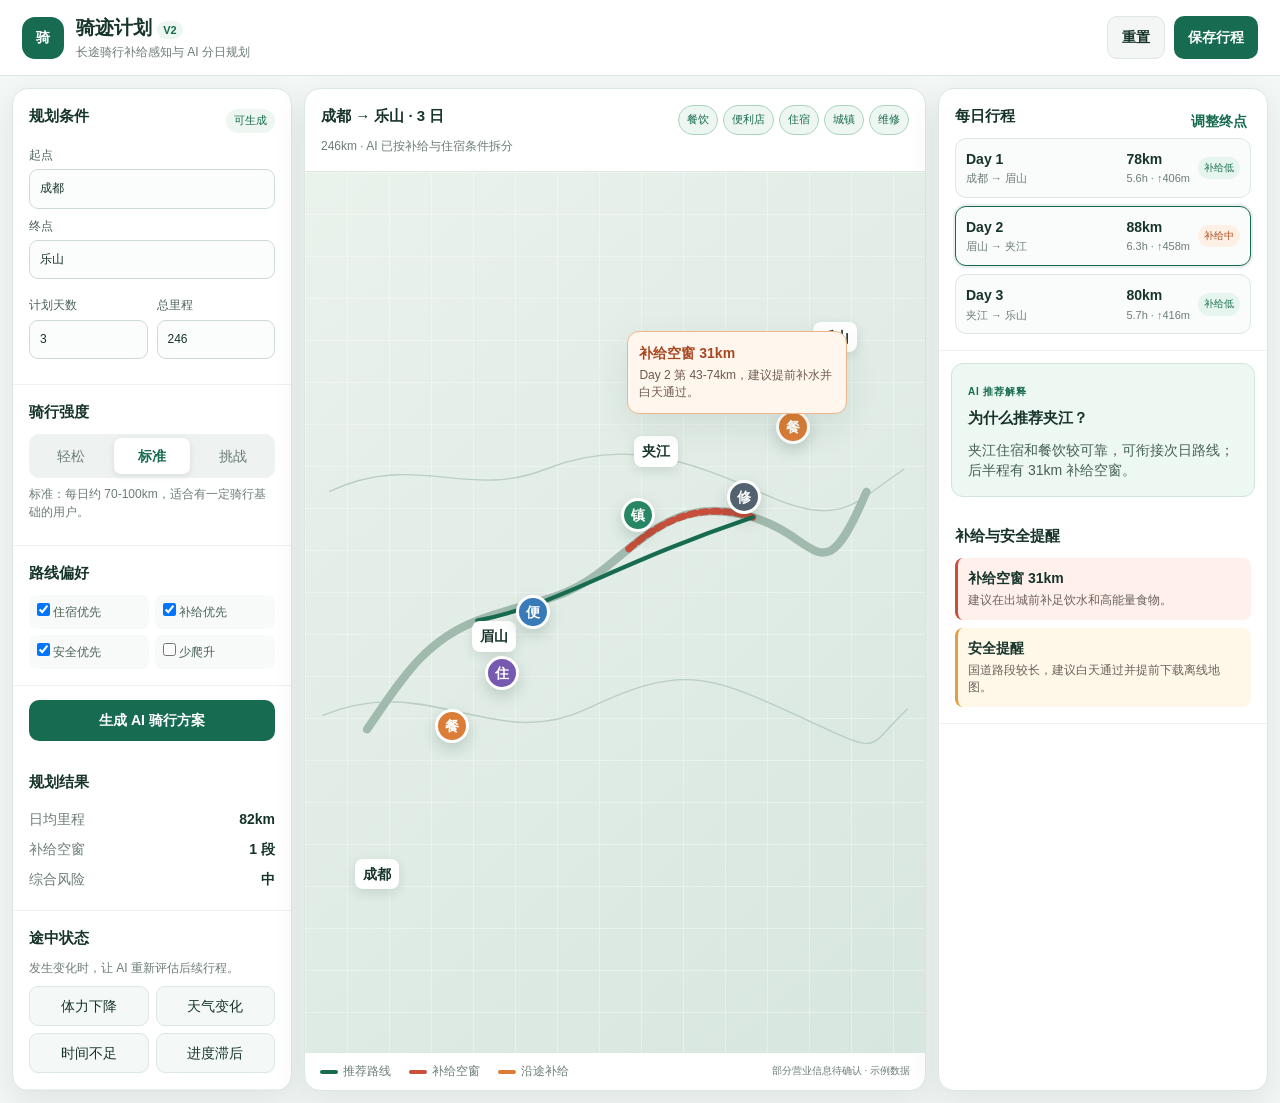
<file: demo-v2/index.html>
<!doctype html>
<html lang="zh-CN">
<head>
  <meta charset="utf-8">
  <meta name="viewport" content="width=device-width, initial-scale=1">
  <title>骑迹计划 V2</title>
  <link rel="stylesheet" href="styles.css">
</head>
<body>
  <div class="app-shell">
    <header class="topbar">
      <div class="brand"><span class="brand-mark">骑</span><div><h1>骑迹计划 <small>V2</small></h1><p>长途骑行补给感知与 AI 分日规划</p></div></div>
      <div class="top-actions"><button class="ghost-button" id="resetButton">重置</button><button class="primary-button" id="saveButton">保存行程</button></div>
    </header>

    <main class="workspace">
      <aside class="panel planner-panel" aria-label="路线规划设置">
        <section class="panel-section">
          <div class="section-heading"><h2>规划条件</h2><span class="status-dot" id="planStatus">可生成</span></div>
          <label>起点<input id="startInput" value="成都"></label>
          <label>终点<input id="endInput" value="乐山"></label>
          <div class="two-col"><label>计划天数<input id="daysInput" type="number" min="2" max="6" value="3"></label><label>总里程<input id="distanceInput" type="number" min="120" max="520" value="246"></label></div>
        </section>
        <section class="panel-section"><h2>骑行强度</h2><div class="segmented" role="radiogroup"><button class="segment" data-intensity="easy">轻松</button><button class="segment active" data-intensity="standard">标准</button><button class="segment" data-intensity="challenge">挑战</button></div><p class="helper-text" id="intensityHelp">标准：每日约 70-100km，适合有一定骑行基础的用户。</p></section>
        <section class="panel-section"><h2>路线偏好</h2><div class="preference-list"><label><input type="checkbox" checked> 住宿优先</label><label><input type="checkbox" checked> 补给优先</label><label><input type="checkbox" checked> 安全优先</label><label><input type="checkbox"> 少爬升</label></div></section>
        <button class="generate-button" id="generateButton">生成 AI 骑行方案</button>
        <section class="panel-section result-summary"><h2>规划结果</h2><dl><div><dt>日均里程</dt><dd id="avgDistance">82km</dd></div><div><dt>补给空窗</dt><dd id="gapCount">2 段</dd></div><div><dt>综合风险</dt><dd id="riskLevel">中</dd></div></dl></section>
        <section class="panel-section"><h2>途中状态</h2><p class="helper-text">发生变化时，让 AI 重新评估后续行程。</p><div class="ride-status-actions"><button data-adjust="fatigue">体力下降</button><button data-adjust="weather">天气变化</button><button data-adjust="time">时间不足</button><button data-adjust="progress">进度滞后</button></div></section>
      </aside>

      <section class="map-stage" aria-label="路线地图预览">
        <div class="map-toolbar"><div><h2 id="routeTitle">成都 → 乐山 · 3 日</h2><p id="routeSubtitle">246km · AI 已按补给与住宿条件拆分</p></div><div class="layer-toggles"><button class="layer active" data-layer="food">餐饮</button><button class="layer active" data-layer="store">便利店</button><button class="layer active" data-layer="hotel">住宿</button><button class="layer active" data-layer="town">城镇</button><button class="layer active" data-layer="repair">维修</button></div></div>
        <div class="map-canvas">
          <svg viewBox="0 0 900 560" aria-label="模拟骑行路线地图"><path class="terrain" d="M35 105 C160 45 235 118 350 72 S560 60 670 110 S800 118 870 72"/><path class="terrain" d="M25 430 C180 365 275 485 410 420 S585 370 715 430 S810 480 875 420"/><path class="route-base" d="M90 450 C140 378 172 322 250 292 S372 268 438 214 S552 112 650 142 S750 258 815 105"/><path class="route-risk" d="M470 188 C535 132 590 124 650 142"/><path class="route-focus" id="routeFocus" d="M250 292 C372 268 438 214 650 142"/></svg>
          <span class="map-label" style="left:8%;top:78%">成都</span><span class="map-label" style="left:27%;top:51%">眉山</span><span class="map-label" style="left:53%;top:30%">夹江</span><span class="map-label" style="left:82%;top:17%">乐山</span>
          <button class="poi food" data-marker="food" style="left:21%;top:61%">餐</button><button class="poi store" data-marker="store" style="left:34%;top:48%">便</button><button class="poi hotel" data-marker="hotel" style="left:29%;top:55%">住</button><button class="poi town" data-marker="town" style="left:51%;top:37%">镇</button><button class="poi repair" data-marker="repair" style="left:68%;top:35%">修</button><button class="poi food" data-marker="food" style="left:76%;top:27%">餐</button>
          <div class="risk-callout"><strong>补给空窗 31km</strong><span>Day 2 第 43-74km，建议提前补水并白天通过。</span></div>
        </div>
        <footer class="map-footer"><span><i class="legend route"></i>推荐路线</span><span><i class="legend gap"></i>补给空窗</span><span><i class="legend supply"></i>沿途补给</span><small>部分营业信息待确认 · 示例数据</small></footer>
      </section>

      <aside class="panel detail-panel" aria-label="每日行程详情">
        <section class="panel-section"><div class="section-heading"><h2>每日行程</h2><button class="text-button" id="adjustButton">调整终点</button></div><div class="day-cards" id="dayCards"></div></section>
        <section class="panel-section ai-reason-card"><span class="eyebrow">AI 推荐解释</span><h2 id="reasonTitle">为什么推荐夹江？</h2><p id="recommendationReason">住宿和餐饮较可靠，可衔接次日路线；后半程有 31km 补给空窗。</p></section>
        <section class="panel-section"><h2>补给与安全提醒</h2><div class="warning-list" id="warningList"></div></section>
      </aside>
    </main>
  </div>

  <div class="drawer-backdrop" id="drawerBackdrop" hidden></div>
  <aside class="adjustment-drawer" id="adjustmentDrawer" aria-labelledby="adjustmentTitle" hidden>
    <button class="drawer-close" id="drawerClose" aria-label="关闭">×</button><span class="eyebrow">AI 动态调整</span><h2 id="adjustmentTitle">调整后续行程</h2><p id="adjustmentContext">当前变化：体力下降</p>
    <label>当前完成距离<input id="progressInput" type="number" value="46" min="0"> km</label>
    <label>疲劳程度<select id="fatigueInput"><option value="low">较低</option><option value="medium">一般</option><option value="high" selected>较高</option></select></label>
    <button class="generate-button" id="createAdjustment">生成调整建议</button>
    <section class="adjustment-preview" id="adjustmentPreview" hidden aria-live="polite"></section>
    <div class="drawer-actions"><button class="primary-button" id="confirmAdjustment" disabled>确认重新规划</button><button class="ghost-button" id="cancelAdjustment">取消</button></div>
  </aside>
  <div class="toast" id="toast" aria-live="polite">当前骑行方案已保存</div>
  <script type="module" src="script.js"></script>
</body>
</html>
</file>
<file: demo-v2/styles.css>
:root{--ink:#17342b;--muted:#6c7d76;--green:#176b50;--green2:#2d8a69;--soft:#edf6f1;--line:#dce7e1;--orange:#c8672d;--red:#c84f3b;--shadow:0 12px 34px rgba(19,55,43,.09)}*{box-sizing:border-box}body{margin:0;background:#f3f7f5;color:var(--ink);font:14px/1.45 Inter,"Microsoft YaHei",sans-serif}button,input,select{font:inherit}button{cursor:pointer}.app-shell{min-height:100vh}.topbar{height:76px;padding:0 22px;display:flex;align-items:center;justify-content:space-between;background:#fff;border-bottom:1px solid var(--line)}.brand{display:flex;align-items:center;gap:12px}.brand-mark{width:42px;height:42px;display:grid;place-items:center;background:var(--green);color:#fff;border-radius:13px;font-weight:800}.brand h1{font-size:19px;margin:0}.brand h1 small{font-size:11px;background:var(--soft);color:var(--green);padding:3px 6px;border-radius:10px}.brand p,.map-toolbar p{margin:2px 0 0;color:var(--muted);font-size:12px}.top-actions,.drawer-actions{display:flex;gap:9px}.primary-button,.ghost-button,.generate-button,.text-button{border:0;border-radius:10px;padding:10px 14px;font-weight:700}.primary-button,.generate-button{background:var(--green);color:#fff}.ghost-button{background:#f3f6f4;color:var(--ink);border:1px solid var(--line)}.text-button{padding:4px;background:transparent;color:var(--green)}.workspace{display:grid;grid-template-columns:280px minmax(480px,1fr) 330px;gap:12px;padding:12px;min-height:calc(100vh - 76px)}.panel,.map-stage{background:#fff;border:1px solid var(--line);border-radius:16px;box-shadow:var(--shadow);overflow:hidden}.panel{overflow:auto}.panel-section{padding:16px;border-bottom:1px solid #edf1ef}.panel-section h2,.map-toolbar h2{font-size:15px;margin:0 0 11px}.section-heading{display:flex;justify-content:space-between;align-items:center}.status-dot{font-size:11px;color:var(--green);background:var(--soft);padding:4px 8px;border-radius:999px}.planner-panel label,.adjustment-drawer label{display:block;color:#4b6259;font-size:12px;margin:9px 0}.planner-panel input,.adjustment-drawer input,.adjustment-drawer select{width:100%;padding:10px;margin-top:5px;border:1px solid #cedbd4;border-radius:9px;background:#fbfdfc;color:var(--ink)}.two-col{display:grid;grid-template-columns:1fr 1fr;gap:9px}.segmented{display:grid;grid-template-columns:repeat(3,1fr);gap:4px;background:#eef2f0;padding:4px;border-radius:10px}.segment{border:0;background:transparent;padding:8px;border-radius:7px;color:var(--muted)}.segment.active{background:#fff;color:var(--green);box-shadow:0 2px 7px rgba(20,60,47,.1);font-weight:700}.helper-text{font-size:12px;color:var(--muted);margin:8px 0}.preference-list{display:grid;grid-template-columns:1fr 1fr;gap:6px}.preference-list label{margin:0;padding:8px;background:#f7faf8;border-radius:8px}.preference-list input{width:auto;margin:0}.generate-button{width:calc(100% - 32px);margin:14px 16px}.generate-button:disabled,.primary-button:disabled{opacity:.48;cursor:not-allowed}.result-summary dl{margin:0}.result-summary dl div{display:flex;justify-content:space-between;padding:5px 0}.result-summary dt{color:var(--muted)}.result-summary dd{font-weight:800}.ride-status-actions{display:grid;grid-template-columns:1fr 1fr;gap:7px}.ride-status-actions button{padding:9px 5px;background:#f4f8f6;border:1px solid var(--line);border-radius:9px;color:var(--ink)}.ride-status-actions button:hover{border-color:var(--green2);color:var(--green)}.map-stage{display:grid;grid-template-rows:auto 1fr auto}.map-toolbar{display:flex;justify-content:space-between;align-items:flex-start;padding:16px;border-bottom:1px solid var(--line)}.layer-toggles{display:flex;gap:5px;flex-wrap:wrap;justify-content:flex-end}.layer{border:1px solid var(--line);background:#fff;color:var(--muted);padding:6px 8px;border-radius:999px;font-size:11px}.layer.active{background:var(--soft);border-color:#a9d3c1;color:var(--green)}.map-canvas{position:relative;min-height:560px;overflow:hidden;background:linear-gradient(140deg,#eaf2ec,#d7e6df)}.map-canvas:before{content:"";position:absolute;inset:0;background-image:linear-gradient(rgba(255,255,255,.34) 1px,transparent 1px),linear-gradient(90deg,rgba(255,255,255,.34) 1px,transparent 1px);background-size:42px 42px}.map-canvas svg{position:absolute;inset:0;width:100%;height:100%}.terrain{fill:none;stroke:#b9cec4;stroke-width:2}.route-base,.route-risk,.route-focus{fill:none;stroke-linecap:round}.route-base{stroke:#a0baae;stroke-width:12}.route-risk{stroke:var(--red);stroke-width:10;stroke-dasharray:9 8}.route-focus{stroke:var(--green);stroke-width:6}.map-label{position:absolute;z-index:2;background:#fff;padding:5px 8px;border-radius:8px;font-weight:800;box-shadow:0 4px 12px rgba(19,55,43,.12)}.poi{position:absolute;z-index:3;width:34px;height:34px;border:3px solid #fff;border-radius:50%;color:#fff;font-weight:800;box-shadow:0 6px 15px rgba(17,54,42,.18)}.poi.food{background:#db7d36}.poi.store{background:#397ab8}.poi.hotel{background:#7659b1}.poi.town{background:#278765}.poi.repair{background:#52626e}.poi.hidden{display:none}.risk-callout{position:absolute;z-index:4;left:52%;top:18%;width:220px;background:#fff7ee;border:1px solid #efb487;border-radius:12px;padding:11px;box-shadow:var(--shadow)}.risk-callout strong,.risk-callout span{display:block}.risk-callout strong{color:#a94721}.risk-callout span{font-size:12px;margin-top:4px;color:#6f594d}.map-footer{padding:10px 15px;display:flex;gap:18px;align-items:center;color:var(--muted);font-size:12px}.map-footer small{margin-left:auto}.legend{display:inline-block;width:18px;height:4px;margin-right:5px;border-radius:4px;vertical-align:middle}.legend.route{background:var(--green)}.legend.gap{background:var(--red)}.legend.supply{background:#db7d36}.day-cards{display:grid;gap:8px}.day-card{width:100%;display:grid;grid-template-columns:1fr auto auto;align-items:center;gap:8px;text-align:left;padding:10px;background:#fafcfb;border:1px solid var(--line);border-radius:11px;color:var(--ink)}.day-card.selected{border-color:var(--green);box-shadow:0 0 0 2px rgba(23,107,80,.1)}.day-card span b,.day-card span small{display:block}.day-card small{font-size:11px;color:var(--muted);margin-top:2px}.day-card em{font-size:10px;font-style:normal;border-radius:999px;padding:4px 6px}.badge.warn{background:#fff0e5;color:#aa4d1d}.badge.safe{background:#e6f5ed;color:#19704f}.ai-reason-card{margin:12px;border:1px solid #cfe6d9!important;background:#eef8f3;border-radius:12px}.eyebrow{font-size:10px;letter-spacing:.08em;text-transform:uppercase;color:var(--green);font-weight:800}.ai-reason-card h2{margin-top:6px}.ai-reason-card p{margin:0;color:#456157}.warning-list{display:grid;gap:8px}.warning{padding:10px;background:#fff8e9;border-left:3px solid #df9f45;border-radius:8px}.warning.danger{background:#fff0ec;border-color:var(--red)}.warning.safe{background:#edf8f2;border-color:var(--green2)}.warning p{font-size:12px;color:#6a625a;margin:4px 0 0}.drawer-backdrop{position:fixed;inset:0;background:rgba(10,31,25,.36);z-index:20}.adjustment-drawer{position:fixed;top:0;right:0;width:min(420px,100%);height:100vh;z-index:21;overflow:auto;background:#fff;padding:26px;box-shadow:-16px 0 40px rgba(16,48,39,.18)}.drawer-close{position:absolute;right:18px;top:14px;border:0;background:transparent;font-size:26px;color:var(--muted)}.adjustment-drawer h2{font-size:24px;margin:8px 0}.adjustment-preview{margin:18px 0;padding:16px;background:var(--soft);border:1px solid #cfe4d9;border-radius:12px}.adjustment-preview h3{margin:6px 0}.comparison{display:grid;gap:8px;margin-top:12px}.comparison span{display:flex;justify-content:space-between;padding:8px;background:#fff;border-radius:8px}.comparison b{color:var(--green)}.toast{position:fixed;left:50%;bottom:24px;z-index:40;transform:translate(-50%,20px);background:#173d31;color:#fff;padding:11px 18px;border-radius:10px;opacity:0;pointer-events:none;transition:.2s}.toast.show{opacity:1;transform:translate(-50%,0)}[hidden]{display:none!important}@media(max-width:1050px){.workspace{grid-template-columns:250px minmax(420px,1fr) 300px}}@media(max-width:900px){.topbar{height:auto;padding:14px}.workspace{grid-template-columns:1fr;min-height:auto}.planner-panel{order:1}.map-stage{order:2}.detail-panel{order:3}.map-canvas{min-height:520px}.map-footer{flex-wrap:wrap}.map-footer small{width:100%;margin:0}.adjustment-drawer{width:100%}.ride-status-actions button,.primary-button,.ghost-button,.generate-button{min-height:40px}}
.workspace>*{min-width:0}.two-col>label{min-width:0}.planner-panel input{max-width:100%}@media(max-width:600px){.topbar{flex-wrap:wrap;gap:10px}.top-actions{width:100%;justify-content:flex-end}.brand p{max-width:260px}.map-toolbar{flex-direction:column;gap:10px}.layer-toggles{justify-content:flex-start}}
</file>
